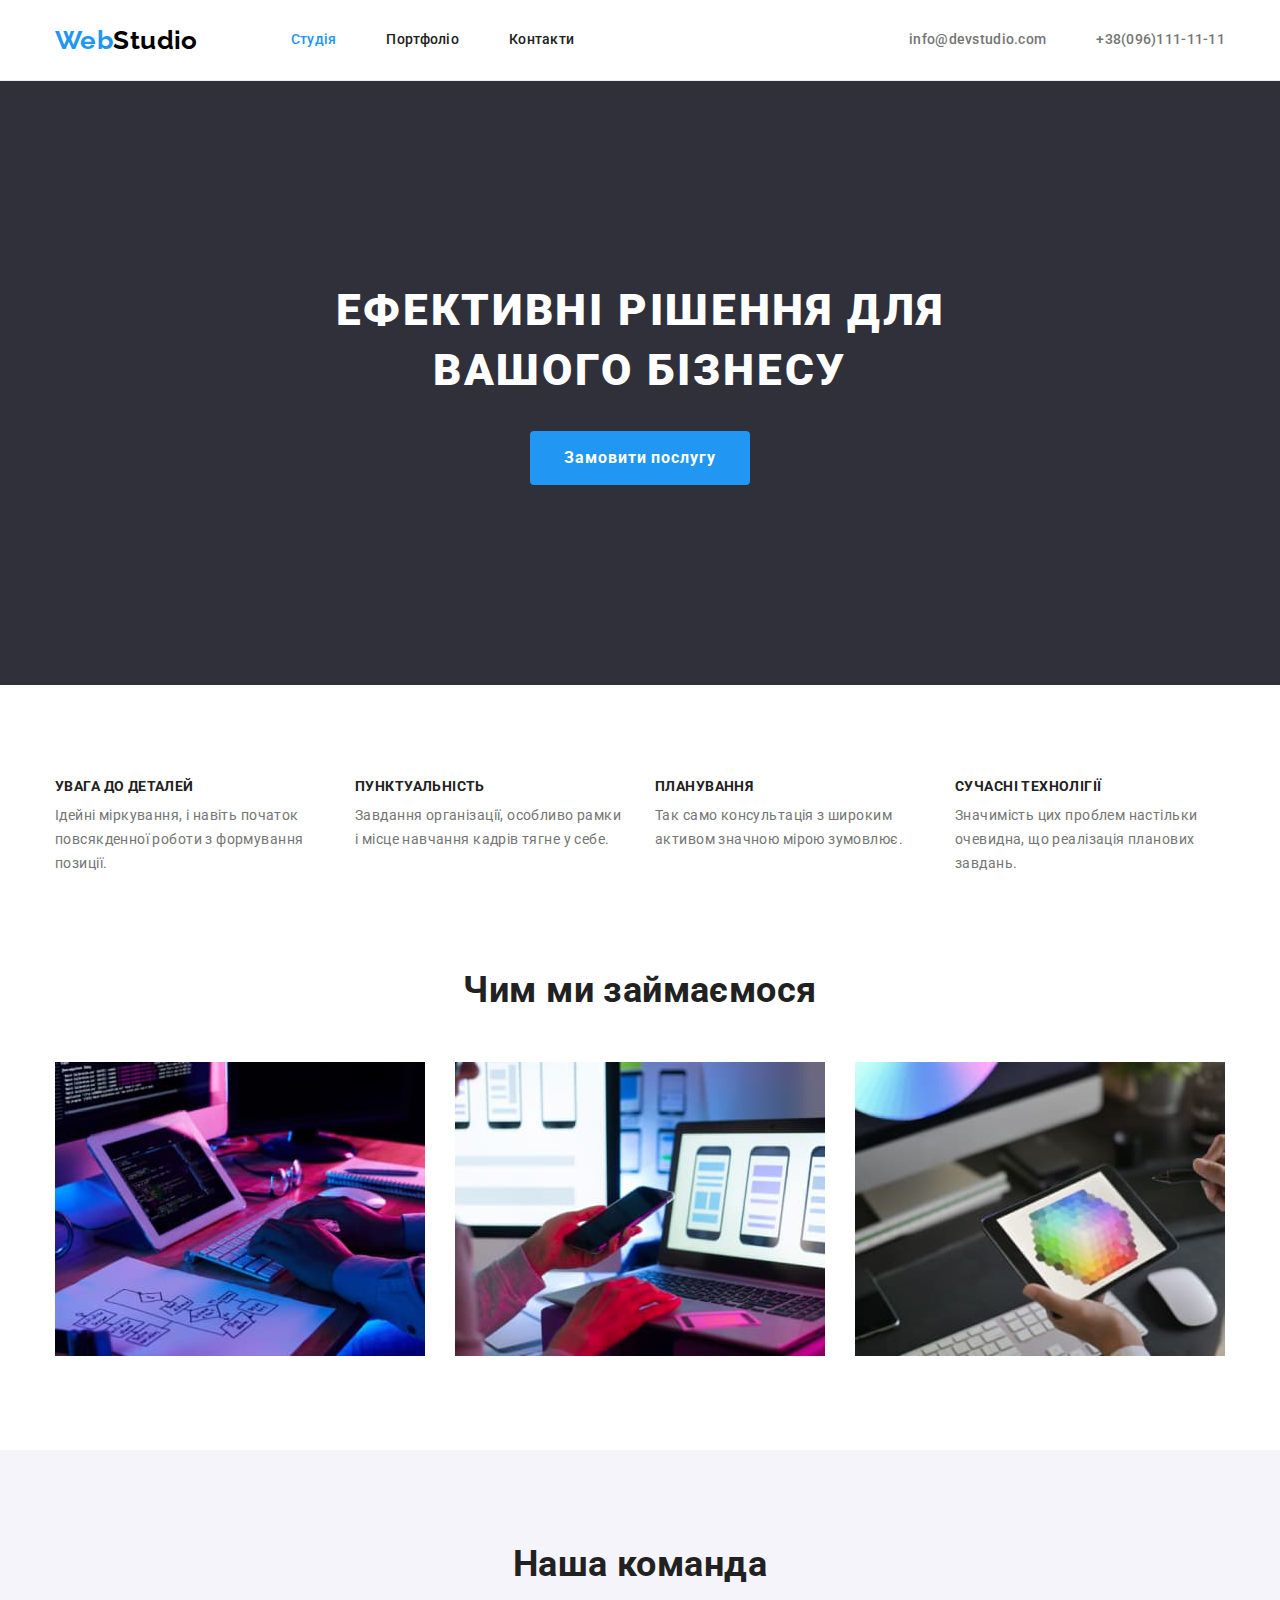
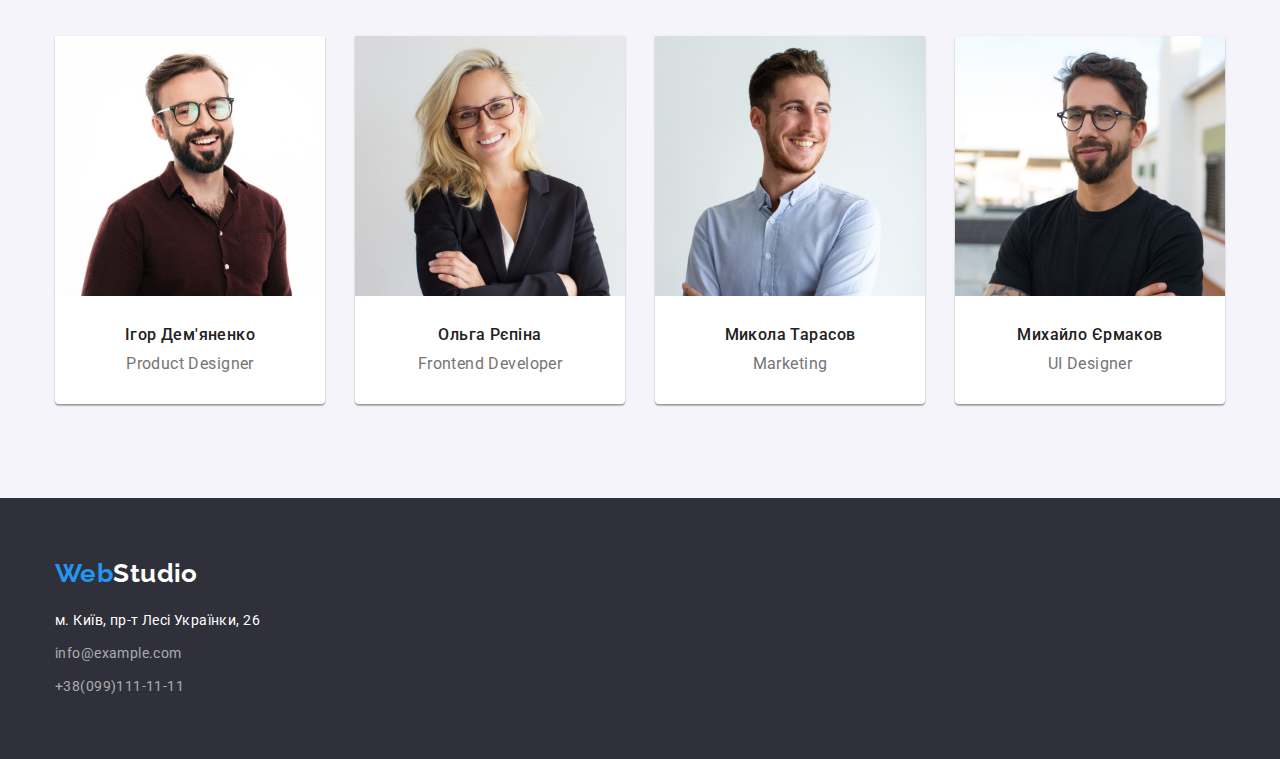
<file: index.html>
<!DOCTYPE html>
<html lang="uk">
  <head>
    <meta charset="UTF-8" />
    <meta http-equiv="X-UA-Compatible" content="IE=edge" />
    <meta name="viewport" content="width=device-width, initial-scale=1.0" />
    <title>Webstudio</title>
    <link rel="preconnect" href="https://fonts.googleapis.com" />
    <link rel="preconnect" href="https://fonts.gstatic.com" crossorigin />
    <link
      href="https://fonts.googleapis.com/css2?family=Raleway:wght@700&family=Roboto:wght@400;500;700;900&display=swap"
      rel="stylesheet"
    />
    <link
      rel="stylesheet"
      href="https://cdnjs.cloudflare.com/ajax/libs/modern-normalize/1.1.0/modern-normalize.css"
      integrity="sha512-Y0MM+V6ymRKN2zStTqzQ227DWhhp4Mzdo6gnlRnuaNCbc+YN/ZH0sBCLTM4M0oSy9c9VKiCvd4Jk44aCLrNS5Q=="
      crossorigin="anonymous"
      referrerpolicy="no-referrer"
    />
    <link rel="stylesheet" href="./css/styles.css" />
  </head>
  <body>
    <header class="header">
      <div class="header-container container">
        <a href="./index.html" class="header-logo link"
          ><span class="part-logo link">Web</span>Studio</a
        >
        <nav class="header-navigation">
          <ul class="nav-site">
            <li class="nav-item">
              <a href="./index.html" class="nav-link link current">Студія</a>
            </li>
            <li class="nav-item">
              <a href="./portfolio.html" class="nav-link link">Портфоліо</a>
            </li>
            <li class="nav-item">
              <a href="./index.html" class="nav-link link">Контакти</a>
            </li>
          </ul>
        </nav>
        <ul class="header-contacts">
          <li class="contacts-item">
            <a href="mailto:info@devstudio.com" class="contacts-link link"
              >info@devstudio.com</a
            >
          </li>
          <li class="contacts-item">
            <a href="tel:+380961111111" class="contacts-link link"
              >+38(096)111-11-11</a
            >
          </li>
        </ul>
      </div>
    </header>
    <main>
      <section class="hero">
        <div class="container">
          <h1 class="hero-title">Ефективні рішення для вашого бізнесу</h1>
          <button class="hero-btn" type="button">Замовити послугу</button>
        </div>
      </section>
      <section class="peculiarities section">
        <div class="container">
          <h2 class="visually-hidden">Наші преваги</h2>
          <ul class="peculiarities-list">
            <li class="peculiarities-item">
              <h3 class="peculiarities-title">Увага до деталей</h3>
              <p class="peculiarities-text">
                Ідейні міркування, і навіть початок повсякденної роботи з
                формування позиції.
              </p>
            </li>
            <li class="peculiarities-item">
              <h3 class="peculiarities-title">Пунктуальність</h3>
              <p class="peculiarities-text">
                Завдання організації, особливо рамки і місце навчання кадрів
                тягне у себе.
              </p>
            </li>
            <li class="peculiarities-item">
              <h3 class="peculiarities-title">Планування</h3>
              <p class="peculiarities-text">
                Так само консультація з широким активом значною мірою зумовлює.
              </p>
            </li>
            <li class="peculiarities-item">
              <h3 class="peculiarities-title">Сучасні технолігії</h3>
              <p class="peculiarities-text">
                Значимість цих проблем настільки очевидна, що реалізація
                планових завдань.
              </p>
            </li>
          </ul>
        </div>
      </section>
      <section class="process section">
        <div class="container">
          <h2 class="process-title">Чим ми займаємося</h2>
          <ul class="process-list">
            <li class="process-item">
              <img src="./images/process1.jpg" alt="process1" width="370" />
            </li>
            <li class="process-item">
              <img src="./images/process2.jpg" alt="process2" width="370" />
            </li>
            <li class="process-item">
              <img src="./images/process3.jpg" alt="process3" width="370" />
            </li>
          </ul>
        </div>
      </section>
      <section class="team section">
        <div class="container">
          <h2 class="team-title">Наша команда</h2>
          <ul class="team-list">
            <li class="team-item">
              <img
                src="./images/member1.jpg"
                alt="Product Designer"
                width="270"
              />
              <div class="team-wrap">
                <h3 class="team-name">Ігор Дем'яненко</h3>
                <p class="team-post">Product Designer</p>
              </div>
            </li>
            <li class="team-item">
              <img
                src="./images/member2.jpg"
                alt="Frontend Developer"
                width="270"
              />
              <div class="team-wrap">
                <h3 class="team-name">Ольга Рєпіна</h3>
                <p class="team-post">Frontend Developer</p>
              </div>
            </li>
            <li class="team-item">
              <img src="./images/member3.jpg" alt="Marketing" width="270" />
              <div class="team-wrap">
                <h3 class="team-name">Микола Тарасов</h3>
                <p class="team-post">Marketing</p>
              </div>
            </li>
            <li class="team-item">
              <img src="./images/member4.jpg" alt="UI Designer" width="270" />
              <div class="team-wrap">
                <h3 class="team-name">Михайло Єрмаков</h3>
                <p class="team-post">UI Designer</p>
              </div>
            </li>
          </ul>
        </div>
      </section>
    </main>
    <footer class="footer">
      <div class="container">
        <a href="./index.html" class="footer-logo link"
          ><span class="part-logo link">Web</span>Studio</a
        >
        <address class="footer-adress">
          <ul class="footer-list">
            <li class="footer-item">
              <a
                href="https://goo.gl/maps/v1KAyS35C7DuLcZs7"
                target="_blank"
                rel="noopener nofollow noreferrer"
                class="footer-map link"
                >м. Київ, пр-т Лесі Українки, 26
              </a>
            </li>
            <li class="footer-item">
              <a href="mailto:info@example.com" class="footer-contacts link"
                >info@example.com</a
              >
            </li>
            <li class="footer-item">
              <a href="tel:+380991111111" class="footer-contacts link"
                >+38(099)111-11-11</a
              >
            </li>
          </ul>
        </address>
      </div>
    </footer>
  </body>
</html>
</file>
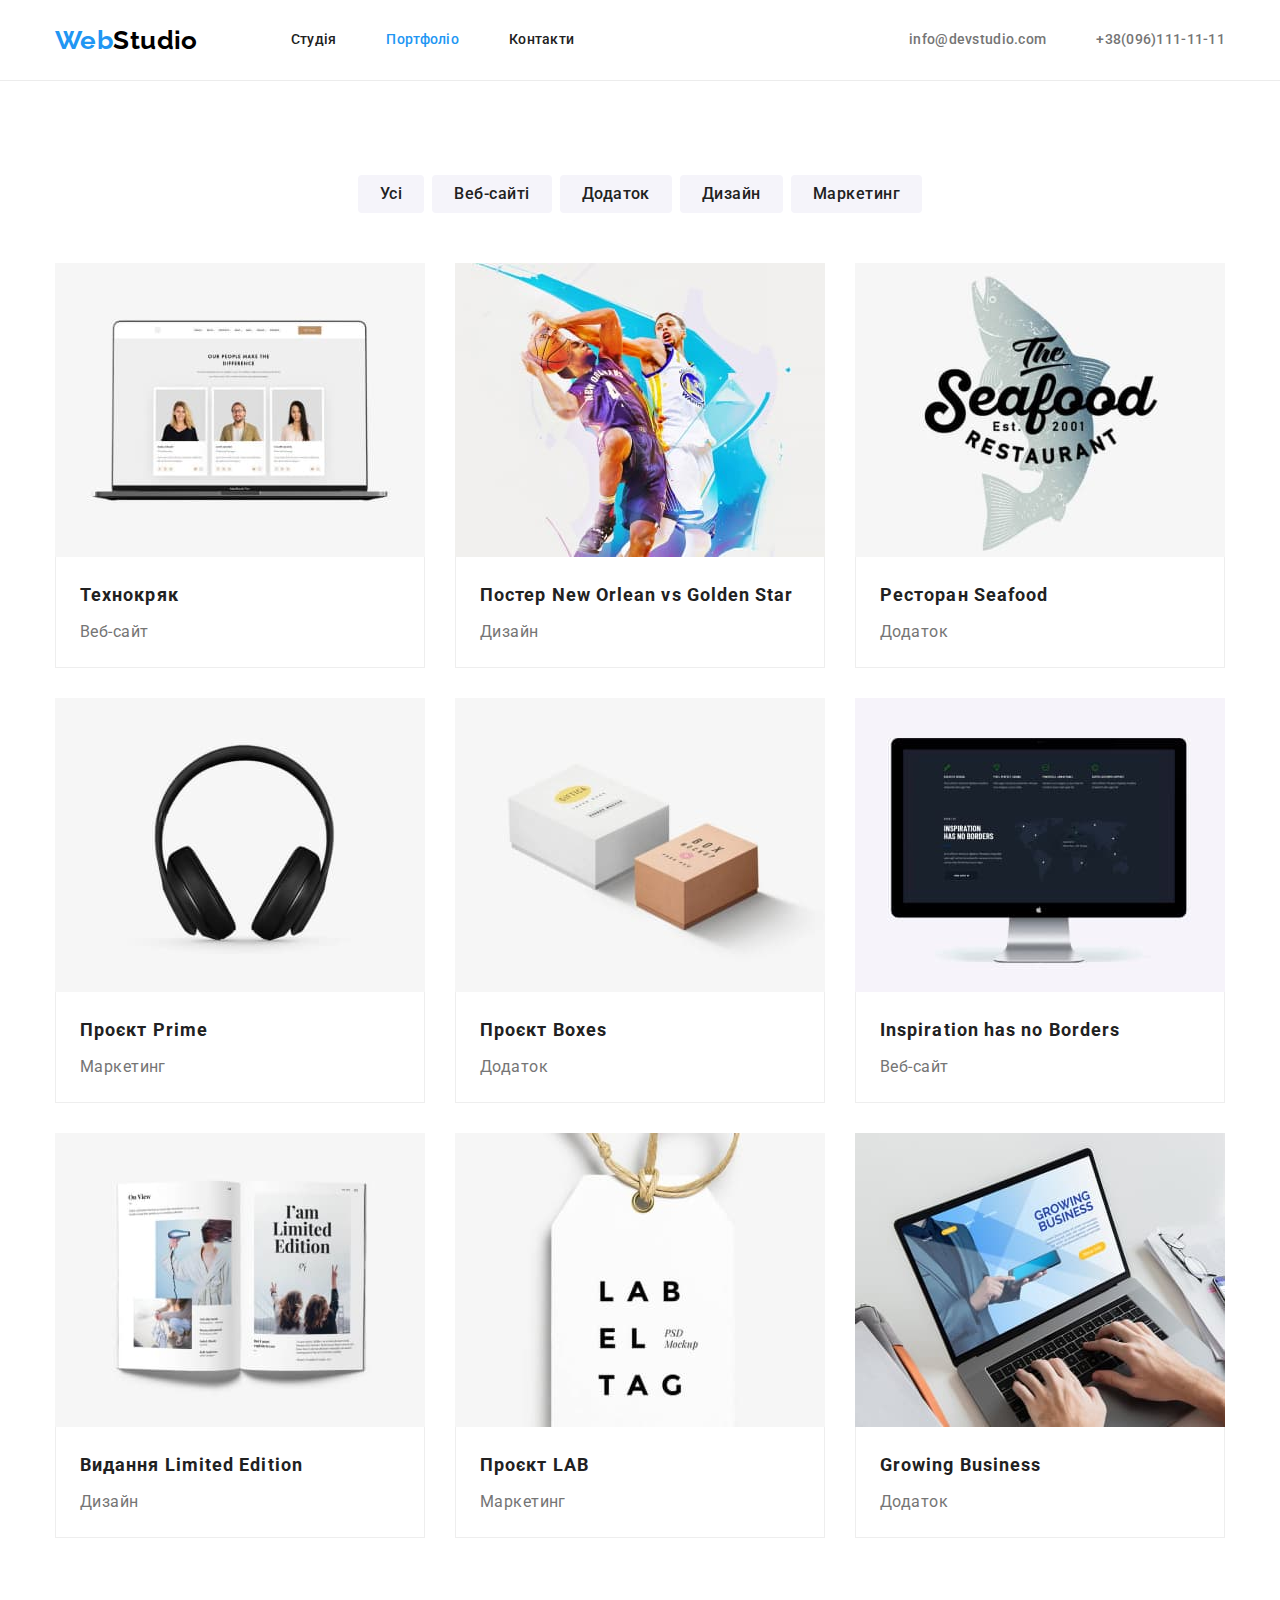
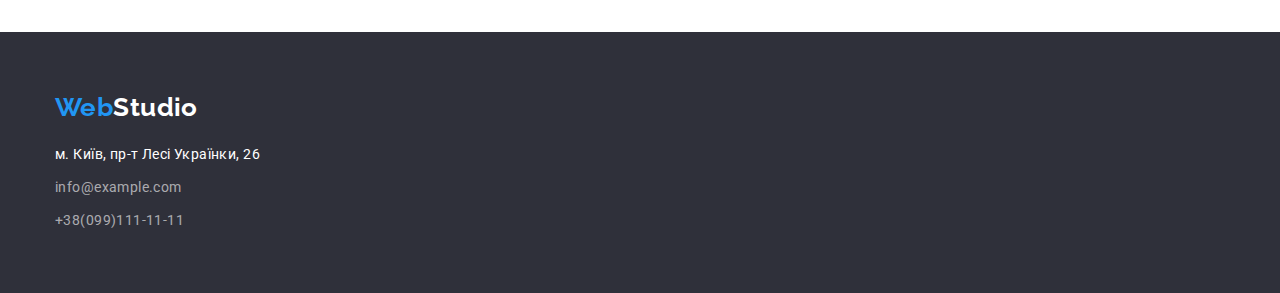
<file: portfolio.html>
<!DOCTYPE html>
<html lang="uk">
  <head>
    <meta charset="UTF-8" />
    <meta http-equiv="X-UA-Compatible" content="IE=edge" />
    <meta name="viewport" content="width=device-width, initial-scale=1.0" />
    <title>Webstudio</title>
    <link rel="preconnect" href="https://fonts.googleapis.com" />
    <link rel="preconnect" href="https://fonts.gstatic.com" crossorigin />
    <link
      href="https://fonts.googleapis.com/css2?family=Raleway:wght@700&family=Roboto:wght@400;500;700;900&display=swap"
      rel="stylesheet"
    />
    <link
      rel="stylesheet"
      href="https://cdnjs.cloudflare.com/ajax/libs/modern-normalize/1.1.0/modern-normalize.css"
      integrity="sha512-Y0MM+V6ymRKN2zStTqzQ227DWhhp4Mzdo6gnlRnuaNCbc+YN/ZH0sBCLTM4M0oSy9c9VKiCvd4Jk44aCLrNS5Q=="
      crossorigin="anonymous"
      referrerpolicy="no-referrer"
    />
    <link rel="stylesheet" href="./css/styles.css" />
  </head>
  <body>
    <header class="header">
      <div class="header-container container">
        <a href="./index.html" class="header-logo link"
          ><span class="part-logo link">Web</span>Studio</a
        >
        <nav class="header-navigation">
          <ul class="nav-site">
            <li class="nav-item">
              <a href="./index.html" class="nav-link link">Студія</a>
            </li>
            <li class="nav-item">
              <a href="./portfolio.html" class="nav-link link current"
                >Портфоліо</a
              >
            </li>
            <li class="nav-item">
              <a href="./index.html" class="nav-link link">Контакти</a>
            </li>
          </ul>
        </nav>
        <ul class="header-contacts">
          <li class="contacts-item">
            <a href="mailto:info@devstudio.com" class="contacts-link link"
              >info@devstudio.com</a
            >
          </li>
          <li class="contacts-item">
            <a href="tel:+380961111111" class="contacts-link link"
              >+38(096)111-11-11</a
            >
          </li>
        </ul>
      </div>
    </header>
    <main>
      <section class="portfolio section">
        <div class="container">
          <h1 class="visually-hidden">Портфоліо</h1>
          <ul class="portfolio-filter">
            <li><button type="button" class="portfolio-btn">Усі</button></li>
            <li>
              <button type="button" class="portfolio-btn">Веб-сайті</button>
            </li>
            <li>
              <button type="button" class="portfolio-btn">Додаток</button>
            </li>
            <li><button type="button" class="portfolio-btn">Дизайн</button></li>
            <li>
              <button type="button" class="portfolio-btn">Маркетинг</button>
            </li>
          </ul>
          <ul class="portfolio-list">
            <li class="portfolio-item">
              <a href="./portfolio.html" class="portfolio-link link">
                <img src="./images/portfolio1.jpg" alt="web site" width="370" />
                <div class="portfolio-wrap">
                  <h3 class="portfolio-title">Технокряк</h3>
                  <p class="portfolio-text">Веб-сайт</p>
                </div>
              </a>
            </li>
            <li class="portfolio-item">
              <a href="./portfolio.html" class="portfolio-link link">
                <img src="./images/portfolio2.jpg" alt="poster" width="370" />
                <div class="portfolio-wrap">
                  <h3 class="portfolio-title">
                    Постер New Orlean vs Golden Star
                  </h3>
                  <p class="portfolio-text">Дизайн</p>
                </div>
              </a>
            </li>
            <li class="portfolio-item">
              <a href="./portfolio.html" class="portfolio-link link">
                <img
                  src="./images/portfolio3.jpg"
                  alt="restourant seafood"
                  width="370"
                />
                <div class="portfolio-wrap">
                  <h3 class="portfolio-title">Ресторан Seafood</h3>
                  <p class="portfolio-text">Додаток</p>
                </div>
              </a>
            </li>
            <li class="portfolio-item">
              <a href="./portfolio.html" class="portfolio-link link">
                <img
                  src="./images/portfolio4.jpg"
                  alt="project prime"
                  width="370"
                />
                <div class="portfolio-wrap">
                  <h3 class="portfolio-title">Проєкт Prime</h3>
                  <p class="portfolio-text">Маркетинг</p>
                </div>
              </a>
            </li>
            <li class="portfolio-item">
              <a href="./portfolio.html" class="portfolio-link link">
                <img src="./images/portfolio5.jpg" alt="boxes" width="370" />
                <div class="portfolio-wrap">
                  <h3 class="portfolio-title">Проєкт Boxes</h3>
                  <p class="portfolio-text">Додаток</p>
                </div>
              </a>
            </li>
            <li class="portfolio-item">
              <a href="./portfolio.html" class="portfolio-link link">
                <img src="./images/portfolio6.jpg" alt="web site" width="370" />
                <div class="portfolio-wrap">
                  <h3 class="portfolio-title">Inspiration has no Borders</h3>
                  <p class="portfolio-text">Веб-сайт</p>
                </div>
              </a>
            </li>
            <li class="portfolio-item">
              <a href="./portfolio.html" class="portfolio-link link">
                <img src="./images/portfolio7.jpg" alt="edition" width="370" />
                <div class="portfolio-wrap">
                  <h3 class="portfolio-title">Видання Limited Edition</h3>
                  <p class="portfolio-text">Дизайн</p>
                </div>
              </a>
            </li>
            <li class="portfolio-item">
              <a href="./portfolio.html" class="portfolio-link link">
                <img
                  src="./images/portfolio8.jpg"
                  alt="project lab"
                  width="370"
                />
                <div class="portfolio-wrap">
                  <h3 class="portfolio-title">Проєкт LAB</h3>
                  <p class="portfolio-text">Маркетинг</p>
                </div>
              </a>
            </li>
            <li class="portfolio-item">
              <a href="./portfolio.html" class="portfolio-link link">
                <img
                  src="./images/portfolio9.jpg"
                  alt="application"
                  width="370"
                />
                <div class="portfolio-wrap">
                  <h3 class="portfolio-title">Growing Business</h3>
                  <p class="portfolio-text">Додаток</p>
                </div>
              </a>
            </li>
          </ul>
        </div>
      </section>
    </main>
    <footer class="footer">
      <div class="container">
        <a href="./index.html" class="footer-logo link"
          ><span class="part-logo link">Web</span>Studio</a
        >
        <address class="footer-adress">
          <ul class="footer-list">
            <li class="footer-item">
              <a
                href="https://goo.gl/maps/v1KAyS35C7DuLcZs7"
                target="_blank"
                rel="noopener nofollow noreferrer"
                class="footer-map link"
                >м. Київ, пр-т Лесі Українки, 26
              </a>
            </li>
            <li class="footer-item">
              <a href="mailto:info@example.com" class="footer-contacts link"
                >info@example.com</a
              >
            </li>
            <li class="footer-item">
              <a href="tel:+380991111111" class="footer-contacts link"
                >+38(099)111-11-11</a
              >
            </li>
          </ul>
        </address>
      </div>
    </footer>
  </body>
</html>
</file>
<file: css/styles.css>
:root {
  --text-color: #757575;
  --logo-color: #000000;
  --title-color: #212121;
  --accent-color: #2196f3;
  --border-color: #eeeeee;
  --line-color: #ececec;
  --contacts-footer-color: rgba(255, 255, 255, 0.6);
  --special-text-color: #ffffff;
  --footer-background: #2f303a;
  --secondary-background: #f5f4fa;
  --accent-background: #188ce8;
}

body {
  font-family: "Roboto", sans-serif;
  color: var(--title-color);
  background-color: var(--special-text-color);
  font-size: 14px;
  letter-spacing: 0.03em;
}
h1,
h2,
h3,
h4,
h5,
h6,
p {
  margin: 0;
}
ul {
  list-style: none;
  margin: 0;
  padding: 0;
}
img {
  display: block;
  max-width: 100%;
  height: auto;
}
button {
  cursor: pointer;
  border-color: transparent;
  border-radius: 4px;
}
.section {
  padding-bottom: 94px;
  padding-top: 94px;
}
.container {
  width: 1200px;
  padding: 0 15px;
  margin: 0 auto;
}

.link {
  text-decoration: none;
}

.visually-hidden {
  position: absolute;
  width: 1px;
  height: 1px;
  margin: -1px;
  border: 0;
  padding: 0;

  white-space: nowrap;
  clip-path: inset(100%);
  clip: rect(0 0 0 0);
  overflow: hidden;
}

/* -----------------------Header-------------------- */
.header {
  border-bottom: 1px solid var(--line-color);
}
.header-container {
  display: flex;
  align-items: center;
}
.header-logo {
  margin-right: 93px;
  font-family: "Raleway";
  font-weight: 700;
  font-size: 26px;
  line-height: 1.19;
  color: var(--logo-color);
}
.part-logo {
  color: var(--accent-color);
}
.nav-site {
  display: flex;
}
.nav-item:not(:last-child) {
  margin-right: 50px;
}
.nav-link {
  display: block;
  font-weight: 500;
  line-height: 1.14;
  letter-spacing: 0.02em;
  padding: 32px 0;
  color: var(--title-color);
}
.nav-link:hover,
.nav-link:focus {
  color: var(--accent-color);
}
.current {
  color: var(--accent-color);
}
.header-contacts {
  display: flex;
  margin-left: auto;
}
.contacts-item:not(:last-child) {
  margin-right: 50px;
}
.contacts-link {
  display: block;
  font-weight: 500;
  line-height: 1.14;
  letter-spacing: 0.02em;
  padding: 32px 0;
  color: var(--text-color);
}
.contacts-link:hover,
.contacts-link:focus {
  color: var(--accent-color);
}
/* ----------------------Hero--------------------- */
.hero {
  text-align: center;
  background-color: var(--footer-background);
  padding-bottom: 200px;
  padding-top: 200px;
}
.hero-title {
  font-weight: 900;
  font-size: 44px;
  line-height: 1.36;
  text-align: center;
  letter-spacing: 0.06em;
  text-transform: uppercase;
  color: var(--special-text-color);
  max-width: 696px;
  margin: 0 auto;
  margin-bottom: 30px;
}
.hero-btn {
  font-family: inherit;
  font-weight: 700;
  font-size: 16px;
  line-height: 1.87;
  text-align: center;
  letter-spacing: 0.06em;
  cursor: pointer;
  color: var(--special-text-color);
  background-color: var(--accent-color);
  padding: 10px 32px;
}
.hero-btn:hover,
.hero-btn:focus {
  background-color: var(--accent-background);
}
/* -----------------------------Peculiarities-------------------------------- */
.peculiarities-list {
  display: flex;
}
.peculiarities-item:not(:last-child) {
  margin-right: 30px;
}
.peculiarities-title {
  font-weight: 700;
  font-size: 14px;
  line-height: 1.14;
  text-transform: uppercase;
  margin-bottom: 10px;
}
.peculiarities-text {
  max-width: 270px;
  line-height: 1.71;
  color: var(--text-color);
}
/* --------------------------------Process------------------------------- */
.process {
  padding-top: 0;
}
.process-list {
  display: flex;
}
.process-item:not(:last-child) {
  margin-right: 30px;
}
.process-title {
  font-weight: 700;
  font-size: 36px;
  line-height: 1.16;
  text-align: center;
  margin-bottom: 50px;
}
/* ---------------------------------Team----------------------------------- */
.team {
  background-color: var(--secondary-background);
}
.team-list {
  display: flex;
  column-gap: 30px;
  margin: 0 auto;
}
.team-title {
  font-weight: 700;
  font-size: 36px;
  line-height: 1.16;
  text-align: center;
  margin-bottom: 50px;
}
.team-item {
  flex-basis: calc((100% - 3 * 30px) / 4);
  background-color: var(--special-text-color);
  box-shadow: 0px 1px 3px rgba(0, 0, 0, 0.12), 0px 1px 1px rgba(0, 0, 0, 0.14),
    0px 2px 1px rgba(0, 0, 0, 0.2);
  border-radius: 0px 0px 4px 4px;
}
.team-name {
  font-weight: 500;
  font-size: 16px;
  line-height: 1.18;
  text-align: center;
  margin-bottom: 10px;
}
.team-post {
  font-size: 16px;
  line-height: 1.18;
  text-align: center;
  color: var(--text-color);
}
.team-wrap {
  padding-top: 30px;
  padding-bottom: 30px;
}
/* -----------------------------------------Portfolio---------------------------------------- */
.portfolio-filter {
  display: flex;
  justify-content: center;
  margin-bottom: 50px;
  column-gap: 8px;
}
.portfolio-list {
  display: flex;
  gap: 30px;
  flex-wrap: wrap;
}
.portfolio-btn {
  font-family: inherit;
  font-weight: 500;
  font-size: 16px;
  line-height: 1.62;
  letter-spacing: 0.03em;
  text-align: center;
  cursor: pointer;
  border: none;
  border-radius: 4px;
  color: var(--title-color);
  background-color: var(--secondary-background);
  padding: 6px 22px;
}
.portfolio-btn:hover,
.portfolio-btn:focus {
  background-color: var(--accent-color);
  color: var(--special-text-color);
}
.portfolio-wrap {
  padding: 20px 24px;
  border: 1px solid var(--border-color);
  border-top: none;
}
.portfolio-item {
  flex-basis: calc((100% - 2 * 30) / 3);
}
.portfolio-link {
  display: block;
}
.portfolio-link:hover,
.portfolio-link:focus {
  box-shadow: 0px 1px 1px rgba(0, 0, 0, 0.12), 0px 4px 4px rgba(0, 0, 0, 0.06),
    1px 4px 6px rgba(0, 0, 0, 0.16);
}
.portfolio-title {
  margin-bottom: 4px;
  font-weight: 700;
  font-size: 18px;
  line-height: 2;
  letter-spacing: 0.06em;
  color: var(--title-color);
}
.portfolio-text {
  font-size: 16px;
  line-height: 1.87;
  color: var(--text-color);
}
/* ------------------------------------------Footer-------------------------------------- */
.footer {
  background-color: var(--footer-background);
  padding-bottom: 60px;
  padding-top: 60px;
}
.footer-logo {
  font-family: "Raleway", sans-serif;
  font-weight: 700;
  font-size: 26px;
  line-height: 1.2;
  color: var(--special-text-color);
}
.footer-adress {
  font-style: normal;
  margin-top: 20px;
}
.footer-item:not(:last-child) {
  margin-bottom: 9px;
}
.footer-map {
  color: var(--special-text-color);
  line-height: 1.71;
}
.footer-map:hover,
.footer-map:focus {
  color: var(--accent-color);
}
.footer-contacts {
  color: var(--contacts-footer-color);
  line-height: 1.71;
}
.footer-contacts:hover,
.footer-contacts:focus {
  color: var(--accent-color);
}
</file>
